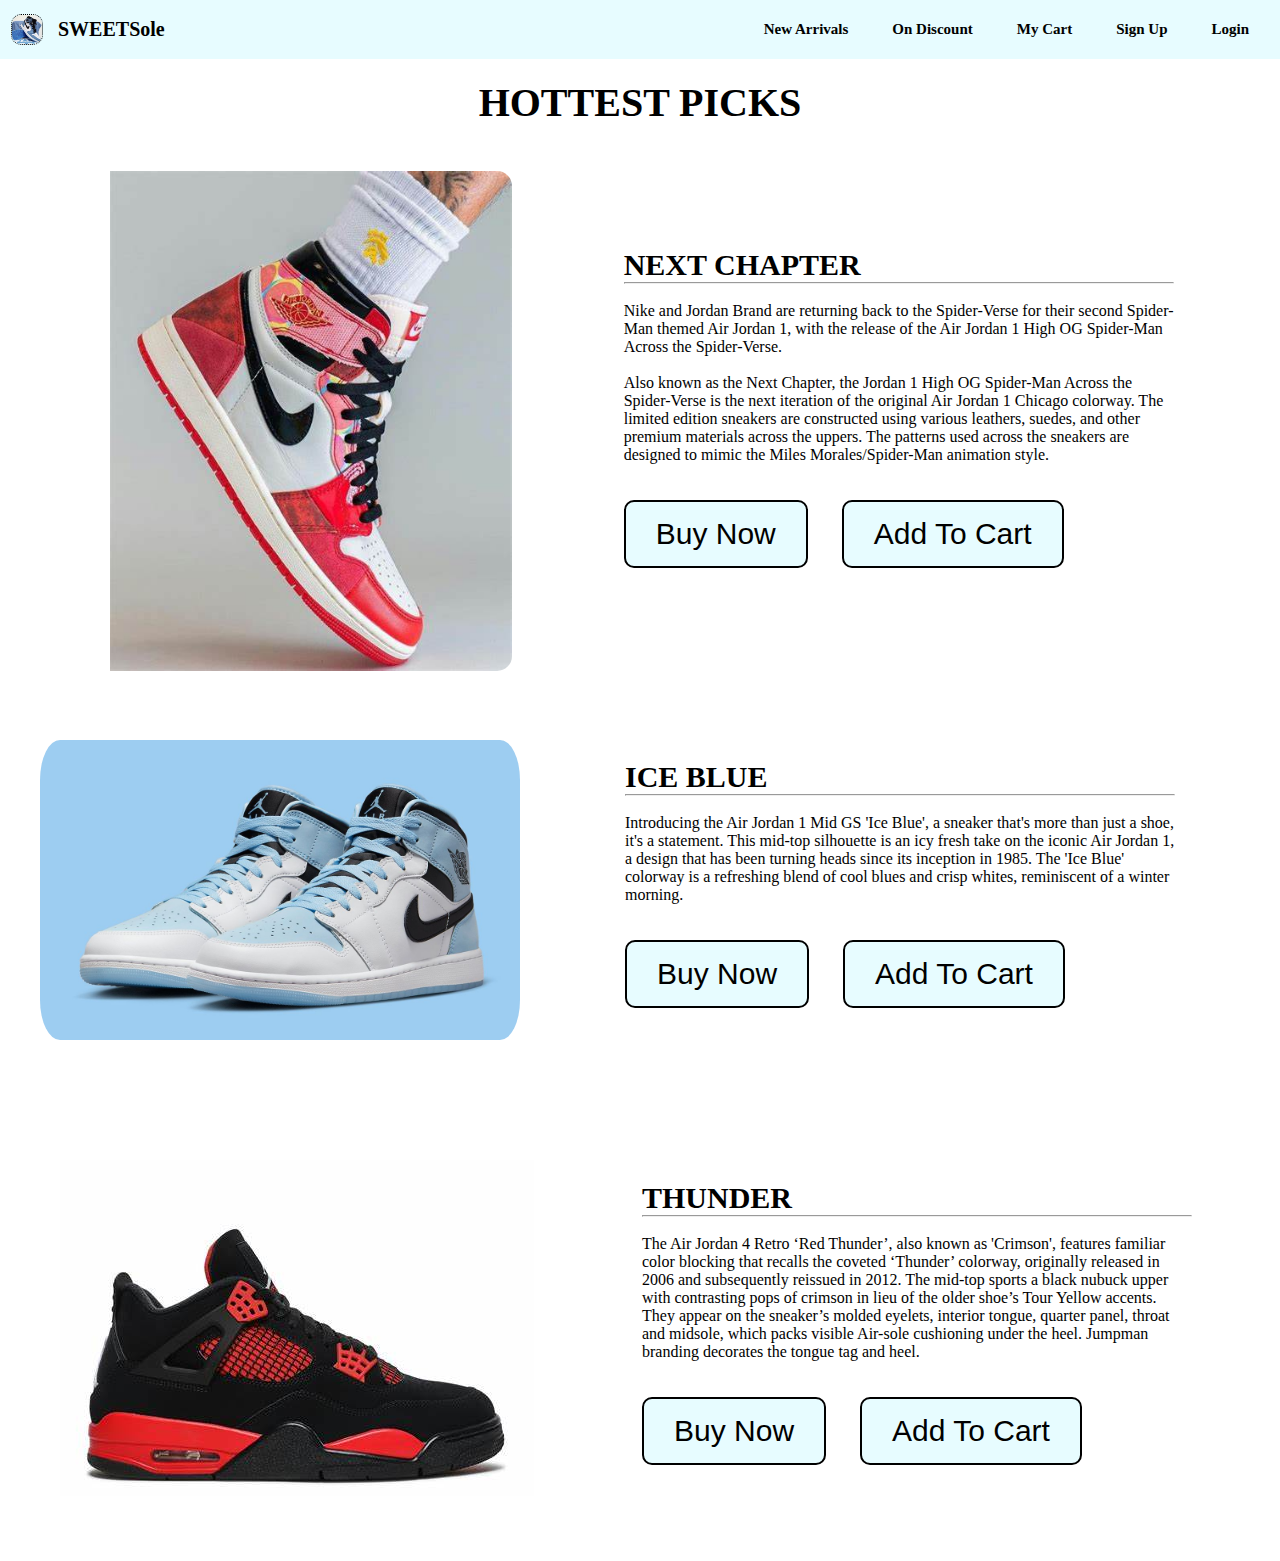
<file: index.html>
<!DOCTYPE html>
<html lang="en">
    <head>
        <meta charset="UTF-8">
        <meta name="viewport" content="width=device-width, initial-scale=1.0">
        <link rel="stylesheet" href="indexstyle.css">
        <title>Shoe Brand Website</title>
    </head>
    <body>
        <header>
            <nav id="navbar">
                <ul id="contents_nav">
                    <li id="logo">
                        <img src="images/shoelog.jpeg" width="30px">
                        <a href="#">SWEETSole</a></li>
                        <div id="divforcontrols">
                    <li id="controls">
                        <a href="newarrivals.html">New Arrivals</a>
                        <a href="ondescount.html">On Discount</a>
                        <a href="mycart.html">My Cart</a>
                        <a href="signup.html">Sign Up</a>
                        <a href="Login.html">Login</a>
                        </div>
                    </li>
                </ul>
            </nav>
        </header>
        <p style="font-size: 40px;text-align: center; padding-top: 20px;"><b>HOTTEST PICKS</b></p>
        <div id="shoepic_desc1">
            <div id="img1">
                <img src="images/img1.jpeg" alt="img not loading">
            </div>
            <div id="desc1">
                <p>
                    <b style="font-size: 30px;">NEXT CHAPTER</b>
                    <hr>
                    <br>
                    Nike and Jordan Brand are returning back to the Spider-Verse for their second Spider-Man themed Air Jordan 1, with the release of the Air Jordan 1 High OG Spider-Man Across the Spider-Verse.
                    <br>
                    <br>
                    Also known as the Next Chapter, the Jordan 1 High OG Spider-Man Across the Spider-Verse is the next iteration of the original Air Jordan 1 Chicago colorway. The limited edition sneakers are constructed using various leathers, suedes, and other premium materials across the uppers. The patterns used across the sneakers are designed to mimic the Miles Morales/Spider-Man animation style.
                </p>
                <br>
                <br>
                <button id="buynow"> Buy Now </button>
                <button id="addtocard"> Add To Cart</button>
            </div>
        </div>
        <div id="shoepic_desc2">
            <div id="pic2">
                <img src="images/img2.jpg" alt="Image Could not be loaded">
            </div>
            <div id="desc2">
                <p>
                    <b style="font-size: 30px;">ICE BLUE</b> <hr>
                    <br>
                    Introducing the Air Jordan 1 Mid GS 'Ice Blue', a sneaker that's more than just a shoe, it's a statement. This mid-top silhouette is an icy fresh take on the iconic Air Jordan 1, a design that has been turning heads since its inception in 1985. The 'Ice Blue' colorway is a refreshing blend of cool blues and crisp whites, reminiscent of a winter morning.
                </p>
                <br>
                <br>
                <button id="buynow"> Buy Now </button>
                <button id="addtocard"> Add To Cart</button>
            </div>

        </div>
        <div id="shoepic_desc3">
            <div id="pic3">
                <img src="images/img3.jpeg" alt="Image Could not be loaded">
            </div>
            <div id="desc3">
                <p>
                    <b style="font-size: 30px; ">THUNDER</b><hr>
                    <br>
                    The Air Jordan 4 Retro ‘Red Thunder’, also known as 'Crimson', features familiar color blocking that recalls the coveted ‘Thunder’ colorway, originally released in 2006 and subsequently reissued in 2012. The mid-top sports a black nubuck upper with contrasting pops of crimson in lieu of the older shoe’s Tour Yellow accents. They appear on the sneaker’s molded eyelets, interior tongue, quarter panel, throat and midsole, which packs visible Air-sole cushioning under the heel. Jumpman branding decorates the tongue tag and heel.
                    
                </p>
                <br>
                <br>
                <button id="buynow"> Buy Now </button>
                <button id="addtocard"> Add To Cart</button>
            </div>

        </div>
    </body>
</html>
</file>
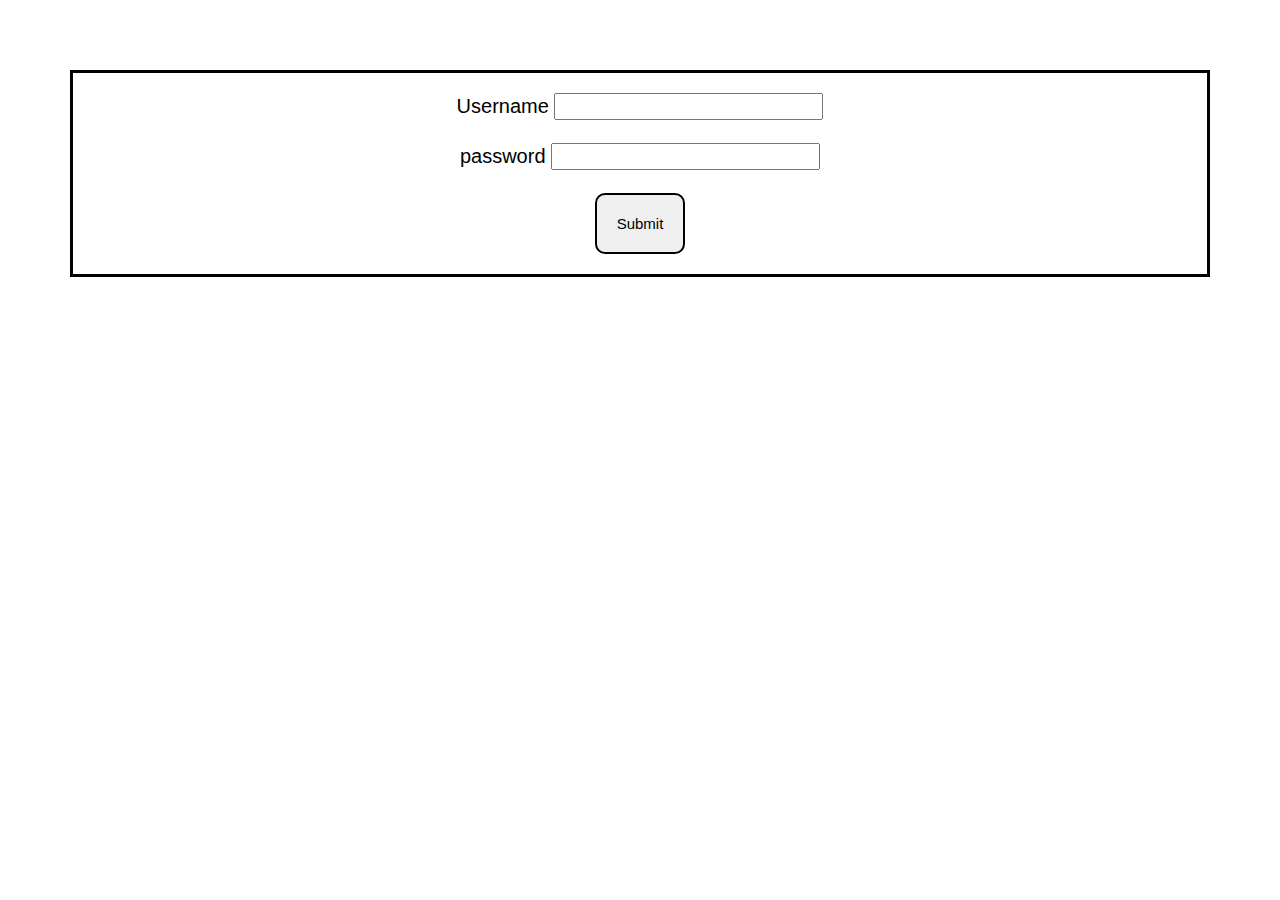
<file: Login.html>
<!doctype html>
<html>

<head>
    <title> Login </title>
</head>
<link rel="stylesheet" href="login.css">

<body>
    <Form>
        <div id="form">
        <label id="Username" for="Username"> Username</label>
        <input type="text" id="Username" for="Username"><br><br>
        <label id="Password" for="password"> password</label>
        <input type="password" id="Password"for="password"><br><br>
        <button id="submitbutton"> Submit </button>
        </div>
    </Form>
</body>

</html>
</file>
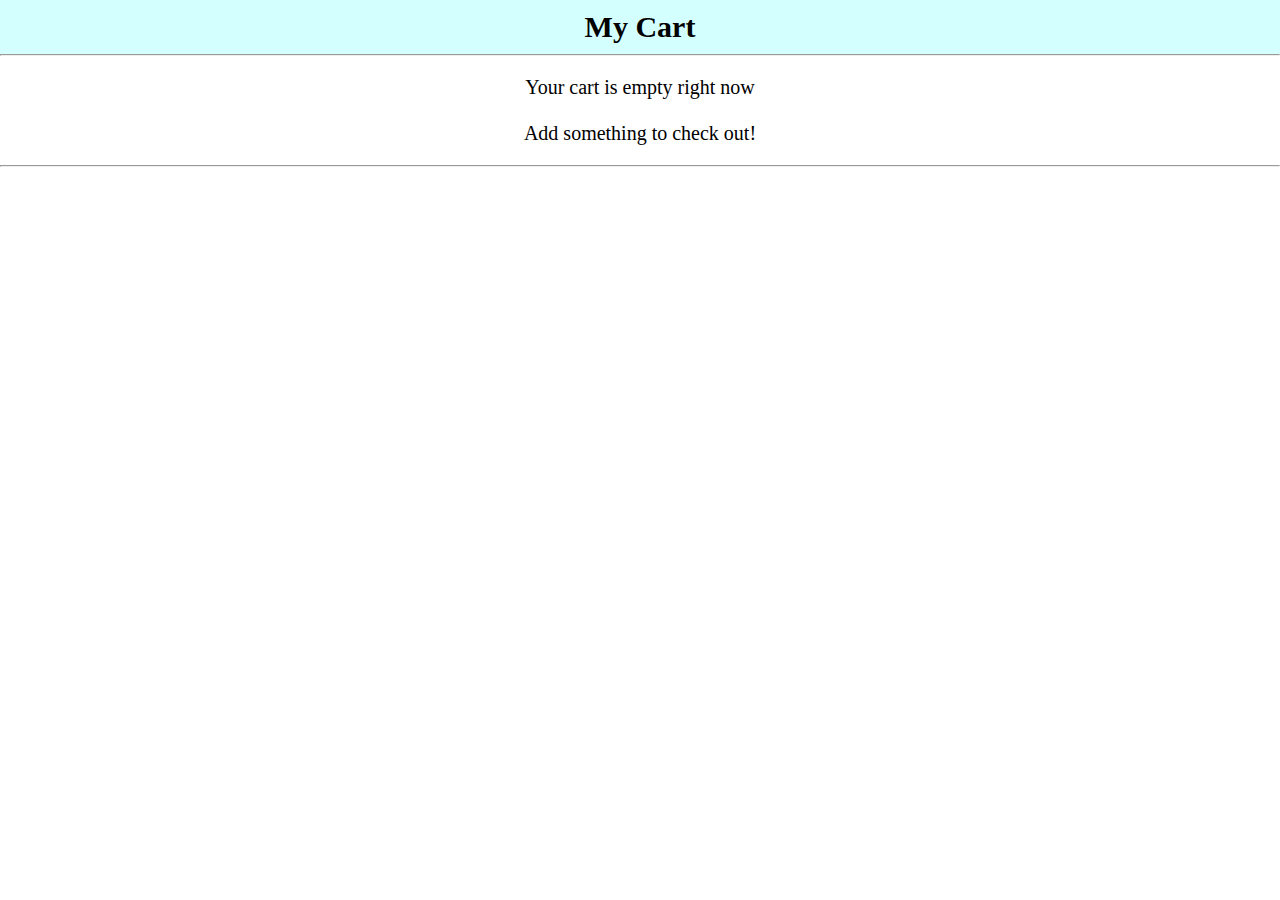
<file: mycart.html>
<!DOCTYPE html>
<html>
    <head>
        <title>
            GRAB
        </title>
        <link rel="stylesheet" href="mycart.css">
    </head>
    <body>
        <p id="mycart"><b> My Cart </b><hr></p>
        <p id="text">
            Your cart is empty right now<br><br>
            Add something to check out!<hr>
        </p>
    </body>
</html>
</file>
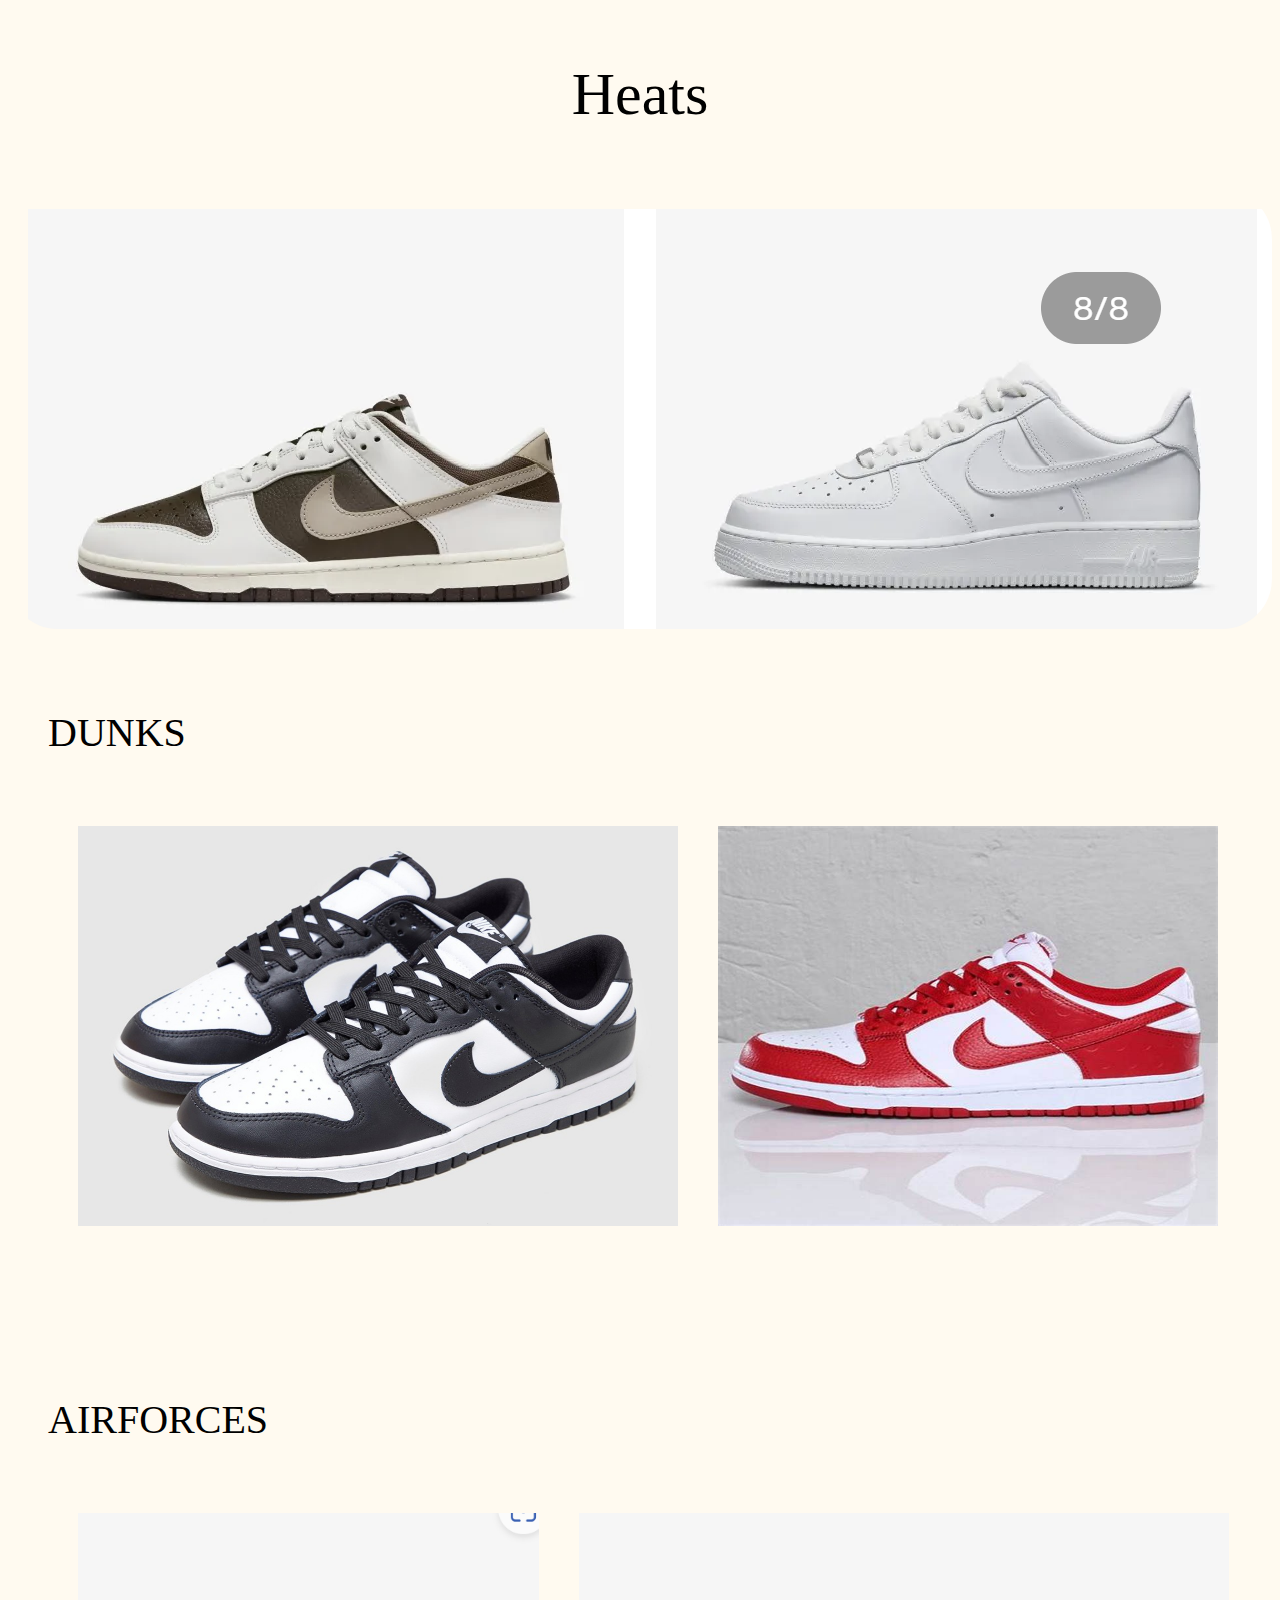
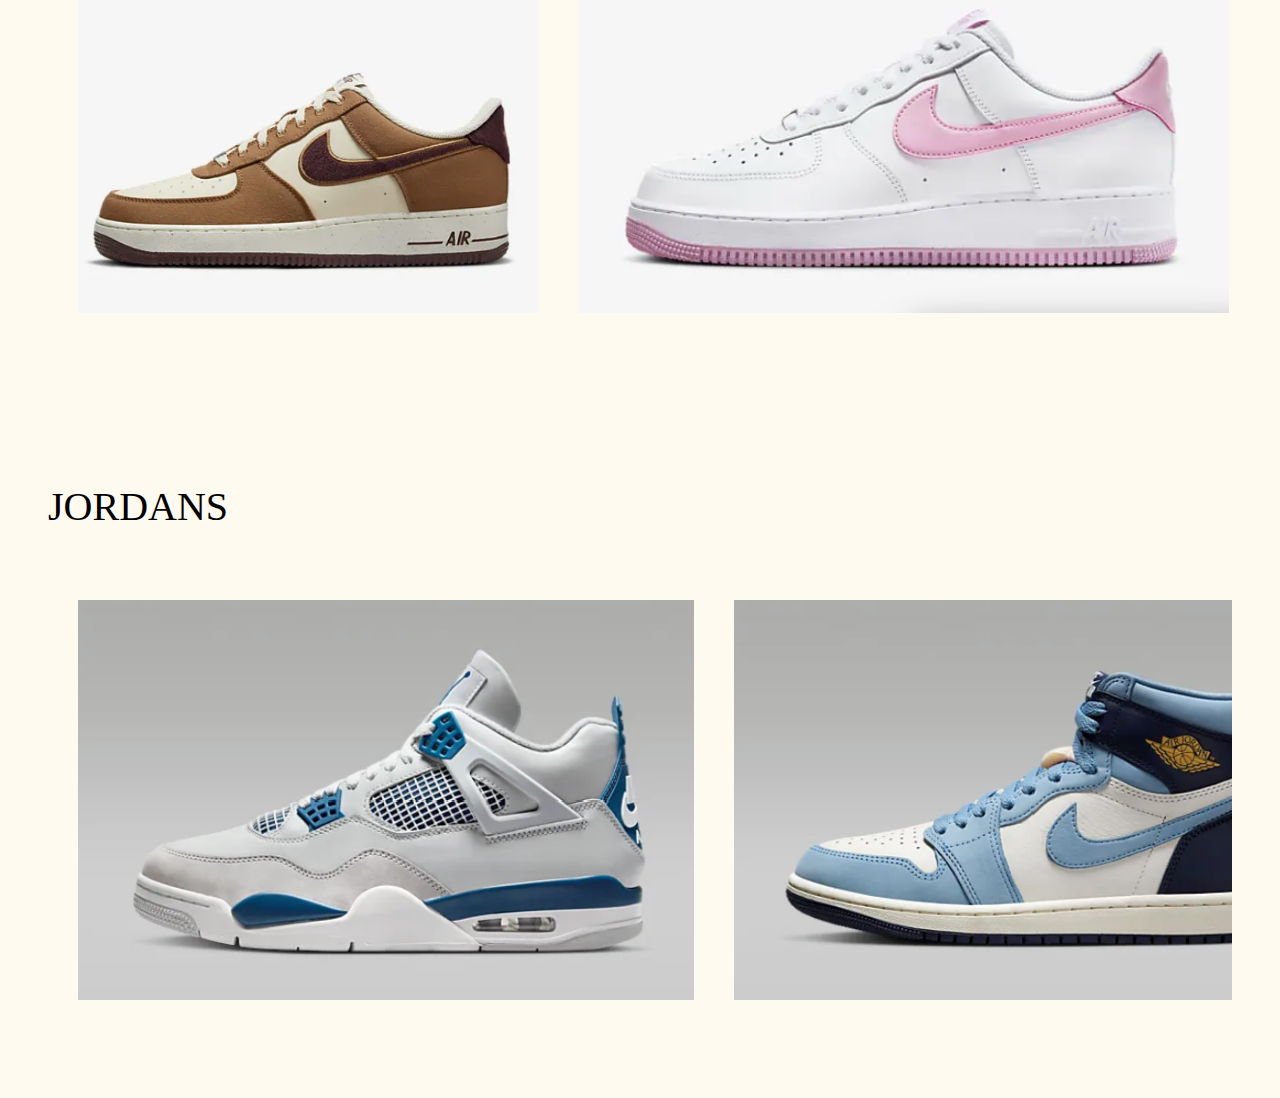
<file: newarrivals.html>
<!DOCTYPE html>
<html>

<head>
    <title>
        What's New In Store
    </title>
    <style>
        #heading {
            text-align: center;
            font-family: fantasy;
            font-size: 60px;
        }

        #bannerimg {
            padding: 20px;
            align-self: center;
            height: 400px;
            width: auto;
            border-radius: 50px;
            overflow-x: scroll;
            overflow-y: hidden;
        }

        #dunkscontainer {
            display: flex;
            padding: 40px;
        }

        #dunks {
            padding: 40px;
        }
        #AIRFORCES {
            padding: 40px;
        }
        #Jordans{
            padding: 40px;
        }
    </style>
</head>

<body style="background-color: floralwhite">
    <p id="heading"> Heats </p>
    <div id="bannerimg">
        <img src="images/banner.png" alt="img can't be loaded">
    </div>
    <div id="dunks">
        <p style="font-size: 40px; font-family: fantasy;">
            DUNKS
        <div id="dunks_seperarte_images" style="display: flex; padding: 10px; overflow-x: visible; overflow-y: hidden;">
            <div id="image1dunks" style="display: inline;padding:20px;">
                <img src="images/dunksimg1.jpg" alt="img cant be displayed" height="400px" width="600px">
            </div>
            <div id="image2dunks" style="display: inline; padding: 20px;">
                <img src="images/img4.jpeg" alt="img cant be   displayed" height="400px" width="500px">
            </div>
        </div>
        </p>
    </div>
    <div id="AIRFORCES">
        <p style="font-size: 40px; font-family: fantasy;">
            AIRFORCES
        <div id="dunks_seperarte_images" style="display: flex; padding: 10px; overflow-x: visible; overflow-y: hidden;">
            <div id="image1dunks" style="display: inline;padding:20px;">
                <img src="images/airforces1.png" alt="img cant be displayed" height="400px" width="auto">
            </div>
            <div id="image2dunks" style="display: inline; padding: 20px;">
                <img src="images/airfoces2.png" alt="img cant be   displayed" height="400px" width="auto">
            </div>
        </div>
        </p>
    </div>

    <div id="Jordans">
        <p style="font-size: 40px; font-family: fantasy;">
            JORDANS
        <div id="dunks_seperarte_images" style="display: flex; padding: 10px; overflow-x: visible; overflow-y: hidden;">
            <div id="jordans1" style="display: inline;padding:20px;">
                <img src="images/jordans1.png" alt="img cant be displayed" height="400px" width="auto">
            </div>
            <div id="jordans2" style="display: inline; padding: 20px;">
                <img src="images/jordans2.png" alt="img cant be   displayed" height="400px" width="auto">
            </div>
        </div>
        </p>
    </div>

</body>

</html>
</file>
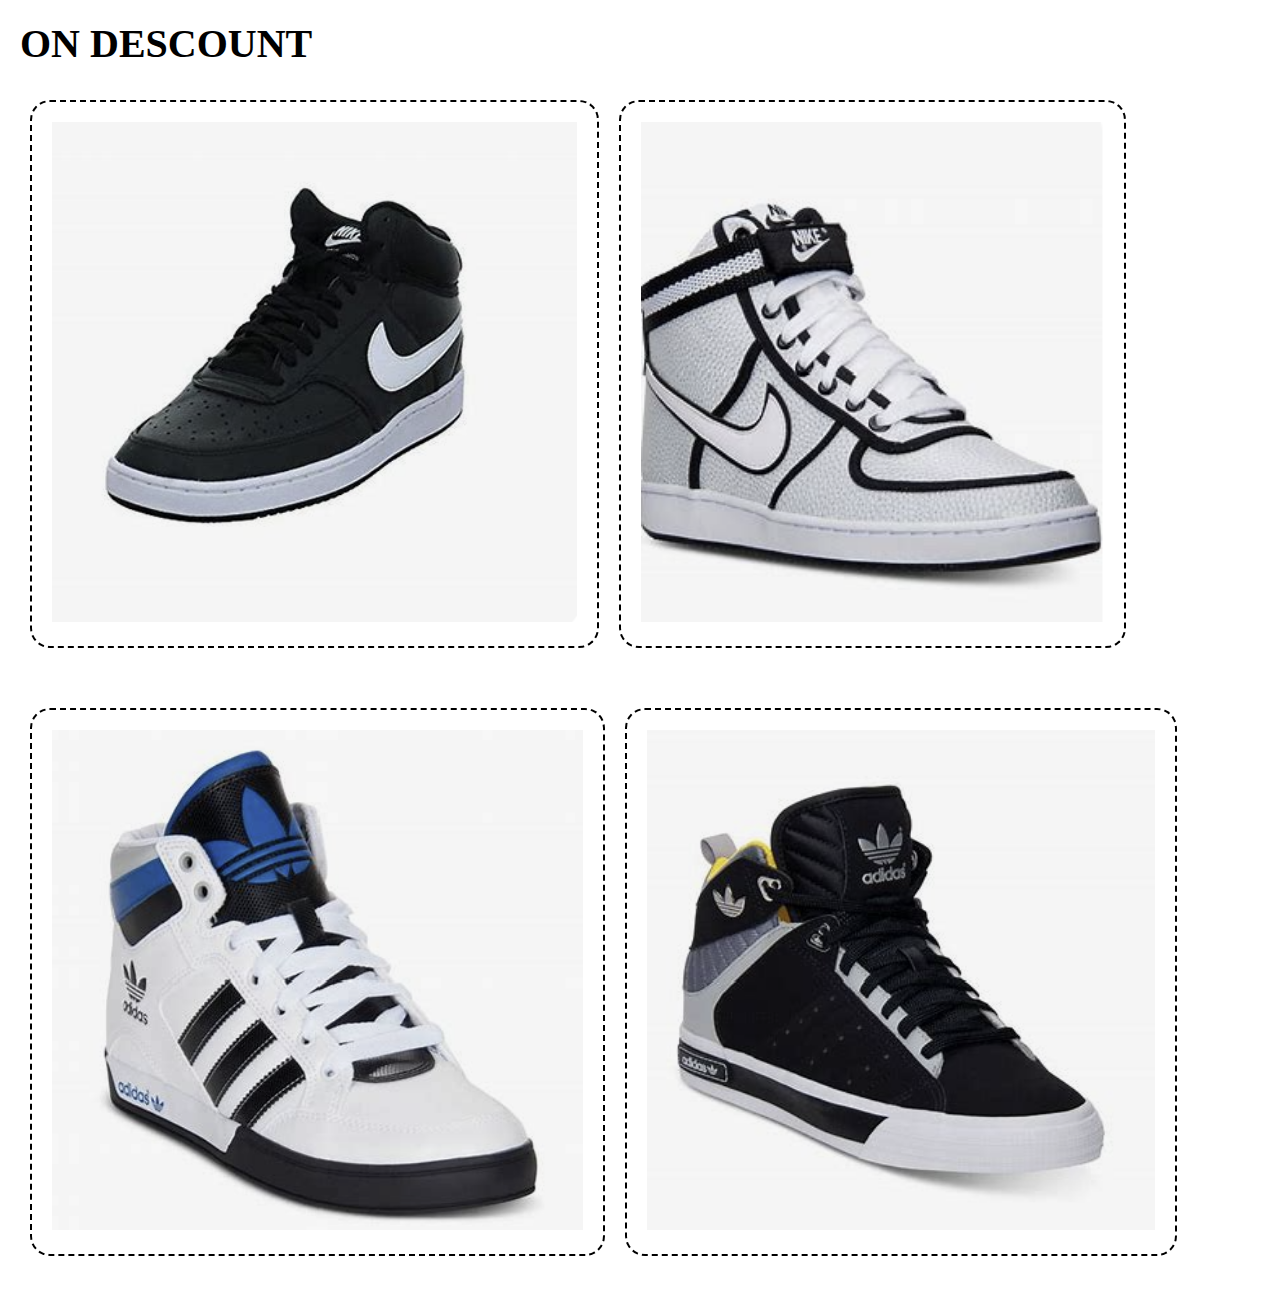
<file: ondescount.html>
<!DOCTYPE html>
<html>
    <head>
        <title> ON DESCOUNT </title>
        <link rel="stylesheet" href="ondescount.css">
    </head>
    <body style="background-image: url(https://img.freepik.com/premium-vector/shoes-prints-circles-background_144316-4660.jpg?w=1380);">
        <div id="ondescountheading">
            <h1> ON DESCOUNT </h1>
        </div>
    <div id="imgesanddesc">
        <div class="img">
            <img src="images/jor1.png" alt="img cant be displayed">
            <div id="text"><p>ADD TO CART </p></div>
        </div>
        <div class="img">
            <img src="images/jor2.png" alt="img cant be displayed">
            <div id="text"><p>ADD TO CART </p></div>
        </div>
    </div>
    
    <div id="imgesanddesc">
        <div class="img">
            <img src="images/add1.png" alt="img cant be displayed">
            <div id="text"><p>ADD TO CART </p></div>
        </div>
        <div class="img">
            <img src="images/add2.png" alt="img cant be displayed">
            <div id="text"><p>ADD TO CART </p></div>
        </div>
    </div>
    </body>
</html>
</file>
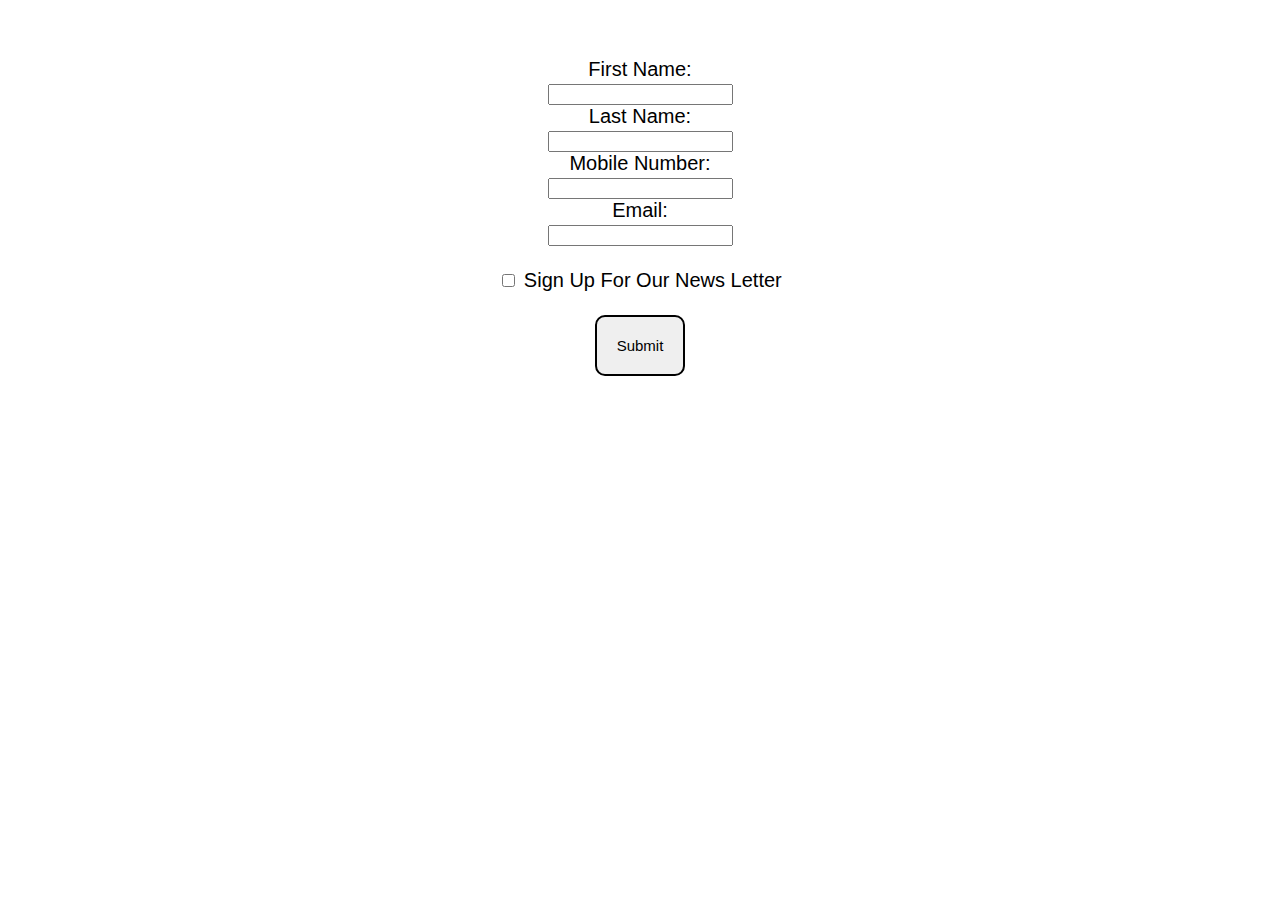
<file: signup.html>
<!DOCTYPE html>
<html>
    <head>
        <title>
            Cop the heat NOWWW!!
        </title>
        <link rel="stylesheet" href="signup.css">
    </head>
    <body>
        <form>
            <label for="Fname">First Name: </label><br>
            <input type="text" id="Fname" name="Fname"><br>
            <label for="Lname">Last Name: </label><br>
            <input type="text" id="Lname" name="Lname"><br>
            <Label for="Mnumber">Mobile Number: </Label><br>
            <input type="number" id="Mnumber" name="Mnumber"><br>
            <Label for="Email">Email: </Label><br>
            <input type="text" id="Email" name="Email"><br><br>
            <input type="checkbox" id="News" name="News">
            <label for="News"> Sign Up For Our News Letter</label><br><br>
            <button id="submitbutton"> Submit </button>
        </form>
    </body>
</html>
</file>
<file: indexstyle.css>
*{
    margin: 0px;
    padding: 0px;
}
#navbar {
    background-color: rgba(204, 248, 255, 0.477);
    padding: 1px;
    align-self: top;
}

#contents_nav {
    list-style: none;
    text-decoration: none;
    display: flex;
    justify-content: space-between;
    align-items: center;
    padding: 0px;
    margin: 0px;
}

#logo {
    display: flex;
    align-items: center;
}

#logo img {
    margin-right: 15px; 
    border-radius: 10px;
    border: dotted black 1px;
}

#logo a {
    text-decoration: none;
    color: black;
    font-weight: bold;
    font-size: 20px; 
    text-align: center;
    display: inline-block;
}

#contents_nav li {
    margin: 0 10px; 
}

#controls a {
    display: inline-block;
    text-decoration: none;
    color: black;
    justify-content: space-between;
    padding: 20px;
    font-size: 15px;
    font-weight: bold;
}

#shoepic_desc1{
    
    display: flex;
    padding: 20px;
}

#img1 img{
    display: inline;
    padding: 25px 25px 25px 90px;
    align-self: center;
    height: 500px;
    width: auto;
    border-radius: 40px;
}

#desc1{
    margin: auto;
    padding: 25px;
    height: 350px;
    width: 550px;
    overflow-x: hidden;
    overflow-y: visible;
}

#buynow {
    background-color: rgba(204, 248, 255, 0.477);
    font-size: 30px;
    border: 2px solid black;
    border-radius: 10px;
    padding: 15px 30px 15px 30px;
    margin-right: 30px;
}

#addtocard {
    background-color: rgba(204, 248, 255, 0.477);
    font-size: 30px;
    border: 2px solid black;
    border-radius: 10px;
    padding: 15px 30px 15px 30px;
}

#buynow:active{
    box-shadow: 5px;
    background-color: rgb(204, 248, 255);
}

#addtocard:active{
    box-shadow: 5px;
    background-color: rgba(204, 248, 255);    
}

#buynow:hover{
    background-color: rgb(194, 247, 255);
}
#addtocard:hover{
    background-color: rgba(194, 247, 255);
}

#shoepic_desc2{
    display: flex;
    padding: 20px;
}

#pic2 img{
    display: inline;
    height: 300px;
    width: auto;
    padding-left: 20px;
    padding-right: 20px;
    border-radius: 40px;
}

#desc2{
    display: inline;
    margin: auto;
    padding: 20px;
    height: 300px;
    width: 550px;
    align-self: center;
    overflow-x: hidden;
    overflow-y: visible;
}

#shoepic_desc3{
    display: flex;
    padding: 20px;
}

#pic3{
    display: inline;
    padding: 40px;
}

#desc3{
    display: inline;
    margin: auto;
    padding: 20px;
    height: 300px;
    width: 550px;
    align-self: center;
    overflow-x: hidden;
    overflow-y: visible;
}
</file>
<file: login.css>
*{
    margin:0px;
    padding:0px;
}

form{
    text-align: center;
    font-family: 'Segoe UI', Tahoma, Geneva, Verdana, sans-serif;
    font-size: 20px;
    padding: 50px;
}
#Username:hover{
    background-color: rgba(204, 248, 255, 0.477);
}

#Password:hover{
    background-color: rgba(204, 248, 255, 0.477);
}

#Username{
    font-size: 20px;
}

#Password{
    font-size:20px;
}
#submitbutton{
    font-size: 15px;
    padding: 20px;
    border: solid black 2px;
    border-radius: 10px;
}

#submitbutton:hover{
    background-color: rgba(204, 248, 255, 0.477);
}

#form{
    padding: 20px;
    margin: 20px;
    border: solid black 3px;
}
</file>
<file: mycart.css>
*{
    margin: 0px;
    padding: 0px;
}
#mycart
{
    text-align: center;
    font-size: 30px;
    background-color: rgba(204, 248, 255, 0.477);;
    padding: 10px;

}

#mycart:hover
{
    background-color: rgb(211, 255, 255);
}

#text{
    padding: 20px;
    font-size: 20px;
    text-align: center;
}
</file>
<file: ondescount.css>
*{
    padding: 0px;
    margin: 0px;
}
#ondescountheading{
    background-color: white;
    height: 70px;
}
h1{
    padding: 20px;
    font-size: 40px;
}

#imgesanddesc{
    display: flex;
    padding: 20px;
    overflow-x: visible;
    overflow-y: hidden;
}

.img{
    display: inline;
    padding: 20px;
    border: 2px dashed black;
    border-radius: 20px;
    margin: 10px;

}

.img img{
    position: relative;
    display: inline-block;
    height: 500px;
    width: auto;
}

#text {
        position: absolute;
        transform: translate(-50%, -50%);
        color: white;
        background-color: rgba(0, 0, 0, 0.7);
        margin: 50px;
        padding: 10px;
        border-radius: 5px;
        font-size: 18px;
        opacity: 0;
        transition: opacity 0.3s ease;
        text-align: center;
}

.img:hover #text {
    opacity: 1;
}
</file>
<file: signup.css>
form{
    text-align: center;
    font-family: 'Segoe UI', Tahoma, Geneva, Verdana, sans-serif;
    font-size: 20px;
    padding: 50px;
}

#Fname:hover{
    background-color: rgba(204, 248, 255, 0.477);
}

#Lname:hover{
    background-color: rgba(204, 248, 255, 0.477);
}

#Mnumber:hover{
    background-color: rgba(204, 248, 255, 0.477);
}

#Email:hover{
    background-color: rgba(204, 248, 255, 0.477);
}

#submitbutton:hover{
    background-color: rgba(204, 248, 255, 0.477);
}

#submitbutton{
    font-size: 15px;
    padding: 20px;
    border: solid black 2px;
    border-radius: 10px;
}
</file>
